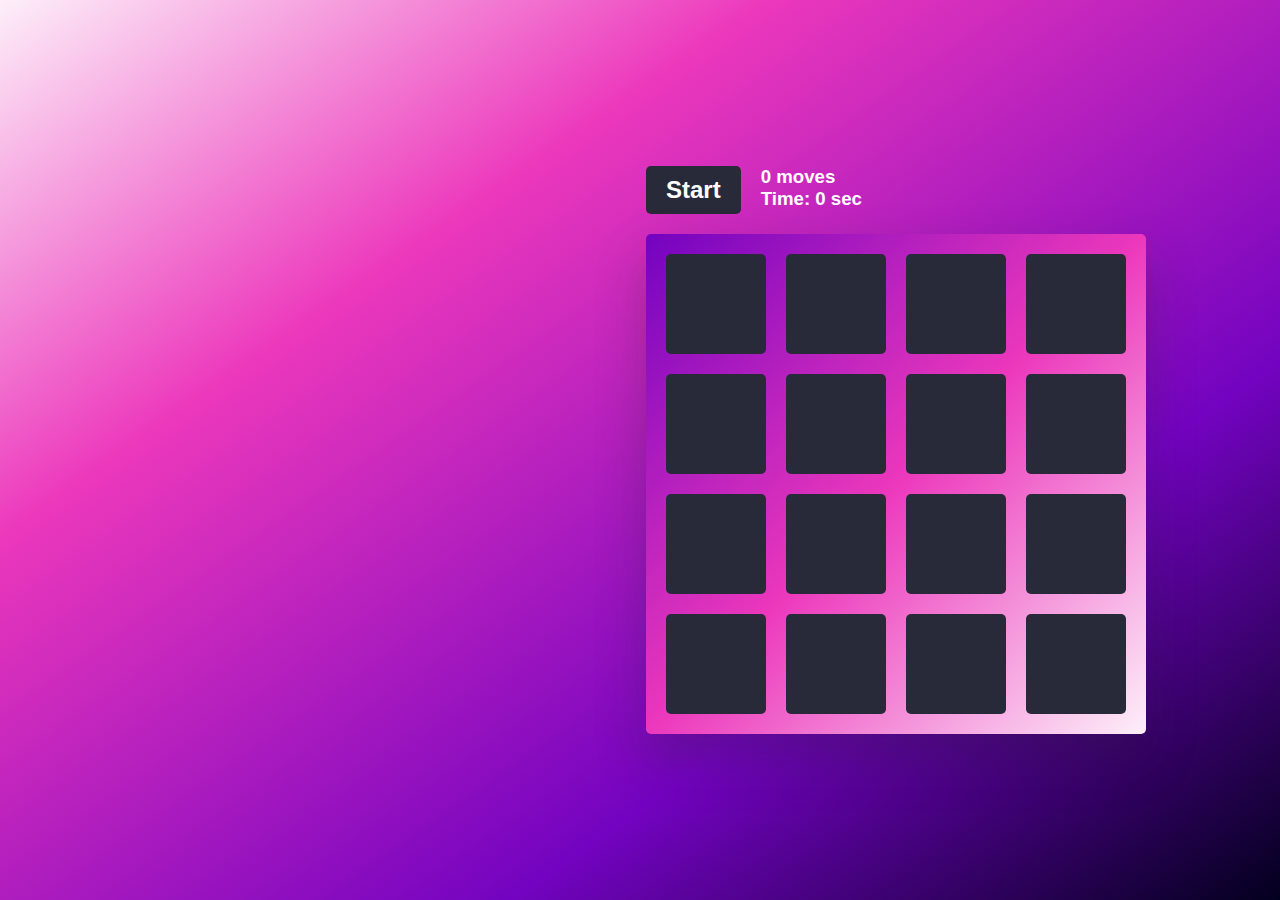
<file: mehak_flames/memoryGame/index.html>
<!DOCTYPE html>
<html lang="en">
<head>
    <meta charset="UTF-8">
    <meta http-equiv="X-UA-Compatible" content="IE=edge">
    <meta name="viewport" content="width=device-width, initial-scale=1.0">
    <title>Memory Game with JavaScript</title>
    <link rel="stylesheet" href="style.css">
    <script src="script.js" defer></script>
</head>
<body>
    <div class="game">
        <div class="controls">
            <button>Start</button>
            <div class="stats">
                <div class="moves">0 moves</div>
                <div class="timer">Time: 0 sec</div>
            </div>
        </div>
        <div class="board-container">
            <div class="board" data-dimension="4"></div>
            <div class="win">You won!</div>
        </div>
    </div>
</body>
</html>
</file>
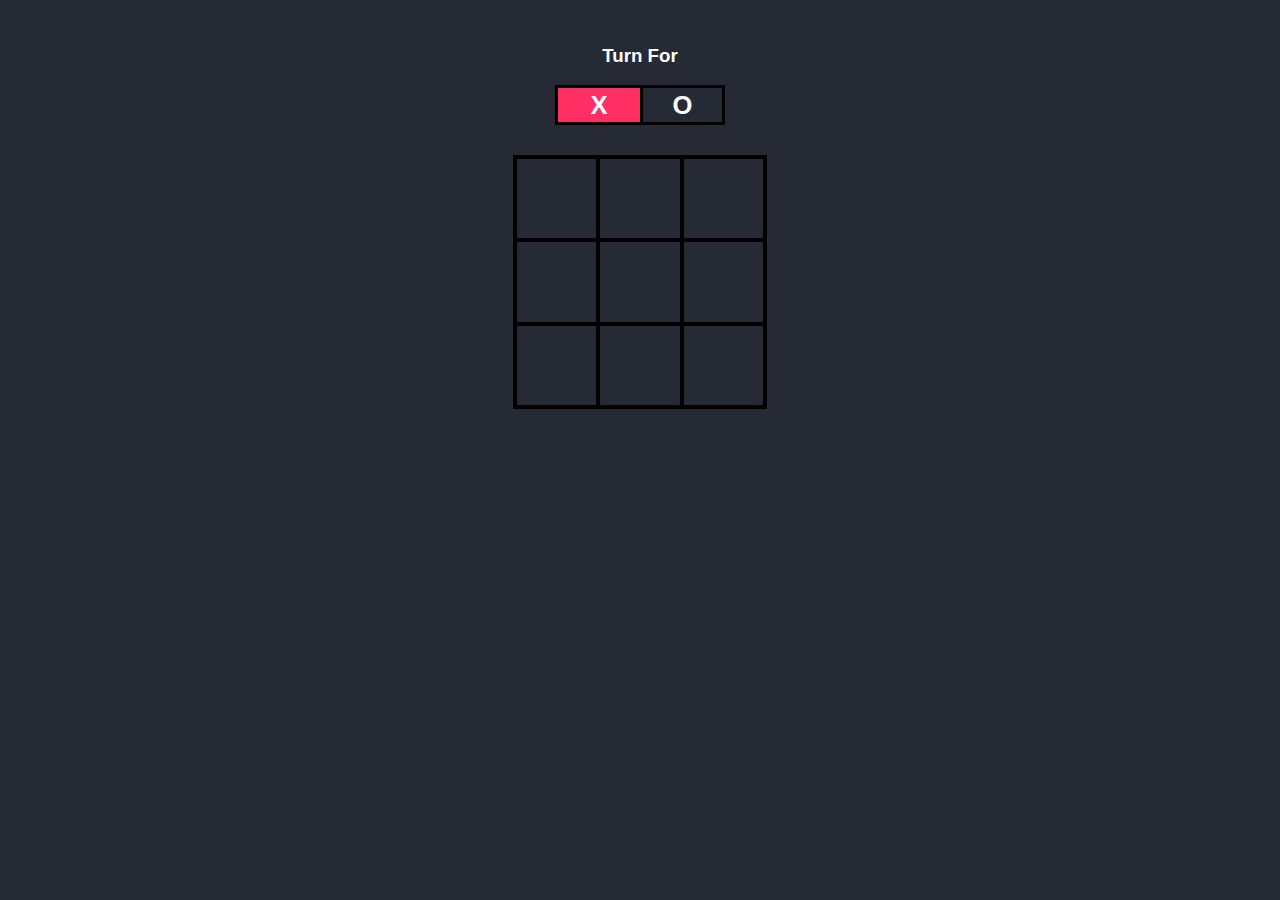
<file: mehak_flames/tikTakToeGame/index.html>
<!DOCTYPE html>
<html lang="en">
<head>
    <meta charset="UTF-8">
    <meta http-equiv="X-UA-Compatible" content="IE=edge">
    <meta name="viewport" content="width=device-width, initial-scale=1.0">
    <title>Tic_Tac_Toe</title>
    <link rel="stylesheet" href="style.css">
</head>
<body>
    <div class="turn-container">
        <h3>Turn For</h3>
        <div class="turn-box align">X</div>
        <div class="turn-box align">O</div>
        <div class="bg"></div>
    </div>
    <div class="main-grid">
        <div class="box align">0</div>
        <div class="box align">1</div>
        <div class="box align">2</div>
        <div class="box align">3</div>
        <div class="box align">4</div>
        <div class="box align">5</div>
        <div class="box align">6</div>
        <div class="box align">7</div>
        <div class="box align">8</div>
    </div>
    <h2 id="results"></h2>
    <button id="play-again">Play Again</button>
    <script src="script.js"></script>
</body>
</html>
</file>
<file: mehak_flames/memoryGame/style.css>
html {
    width: 100%;
    height: 100%;
    background: linear-gradient(325deg,  #03001e 0%,#7303c0 30%,#ec38bc 70%, #fdeff9 100%);
    font-family: Arial, Helvetica, sans-serif;
    overflow: hidden;
}
.game {
    position: absolute;
    top: 50%;
    left: 70%;
    transform: translate(-50%, -50%);
}
.controls {
    display: flex;
    gap: 20px;
    margin-bottom: 20px;
}
button {
    background: #282A3A;
    color: #FFF;
    border-radius: 5px;
    padding: 10px 20px;
    border: 0;
    cursor: pointer;
    font-family: Arial, Helvetica, sans-serif;
    font-size: 18pt;
    font-weight: bold;
}
.disabled {
    color: #757575;
}
.stats {
    color: #FFF;
    font-size: 14pt;
    font-weight: bold;
}
.board-container {
    position: relative;
}
.board,
.win {
    border-radius: 5px;
    box-shadow: 0 25px 50px rgb(33 33 33 / 25%);
    background: linear-gradient(135deg,  #03001e 0%,#7303c0 0%,#ec38bc 50%, #fdeff9 100%);
    transition: transform .6s cubic-bezier(0.4, 0.0, 0.2, 1);
    backface-visibility: hidden;
}
.board {
    padding: 20px;
    display: grid;
    grid-template-columns: repeat(4, auto);
    grid-gap: 20px;
}
.board-container.flipped .board {
    transform: rotateY(180deg) rotateZ(50deg);
}
.board-container.flipped .win {
    transform: rotateY(0) rotateZ(0);
}
.card {
    position: relative;
    width: 100px;
    height: 100px;
    cursor: pointer;
}
.card-front,
.card-back {
    position: absolute;
    border-radius: 5px;
    width: 100%;
    height: 100%;
    background: #282A3A;
    transition: transform .6s cubic-bezier(0.4, 0.0, 0.2, 1);
    backface-visibility: hidden;
}
.card-back {
    transform: rotateY(180deg) rotateZ(50deg);
    font-size: 28pt;
    user-select: none;
    text-align: center;
    line-height: 100px;
    background: #FDF8E6;
}
.card.flipped .card-front {
    transform: rotateY(180deg) rotateZ(50deg);
}
.card.flipped .card-back {
    transform: rotateY(0) rotateZ(0);
}
.win {
    position: absolute;
    top: 0;
    left: 0;
    width: 100%;
    height: 100%;
    text-align: center;
    background: #FDF8E6;
    transform: rotateY(180deg) rotateZ(50deg);
}
.win-text {
    position: absolute;
    top: 50%;
    left: 50%;
    transform: translate(-50%, -50%);
    font-size: 21pt;
    color: #282A3A;
}
.highlight {
    color: #7303c0;
}
</file>
<file: mehak_flames/tikTakToeGame/style.css>
*{
    color: white;
    font-family: sans-serif;
    transition: 0.2s ease-in-out;
    user-select: none;
}

.align{
    display: flex;
    justify-content: center;
    align-items: center;
}

body{
    background-color: #252A34;
    margin: 0;
    padding: 0;
    width: 100vw;
    text-align: center;
    padding-top: 5vh;
}

.turn-container{
    width: 170px;
    height: 80px;
    margin: auto;
    display: grid;
    grid-template-columns: 1fr 1fr;
    grid-template-rows: 1fr 1fr;
    position: relative;
}

.turn-container h3{
    margin: 0;
    grid-column-start: 1;
    grid-column-end: 3;
}

.turn-container .turn-box{
    border: 3px solid #000;
    font-size: 1.6rem;
    font-weight: 700;
}

.turn-container .turn-box:nth-child(even){
    border-right: none;
}

.bg{
    position: absolute;
    bottom: 0;
    left: 0;
    width: 85px;
    height: 40px;
    background-color: #FF2E63;
    z-index: -1;
}

.main-grid{
    display: grid;
    grid-template-columns: repeat(3, 1fr);
    grid-template-rows: repeat(3, 1fr);
    height: 250px;
    width: 250px;
    margin: 30px auto;
    border: 2px solid #000;
}

.box{
    cursor: pointer;
    font-size: 2rem;
    font-weight: 700;
    border: 2px solid #000;
}

.box:hover{
    background-color: #FF2E63;
}

#play-again{
    background-color: #FF2E63;
    padding: 10px 25px;
    border: none;
    font-size: 1.2rem;
    border-radius: 5px;
    cursor: pointer;
    display: none;
}

#play-again:hover{
    padding: 10px 40px;
    background-color: #08D9D6;
    color: #000;
}
</file>
